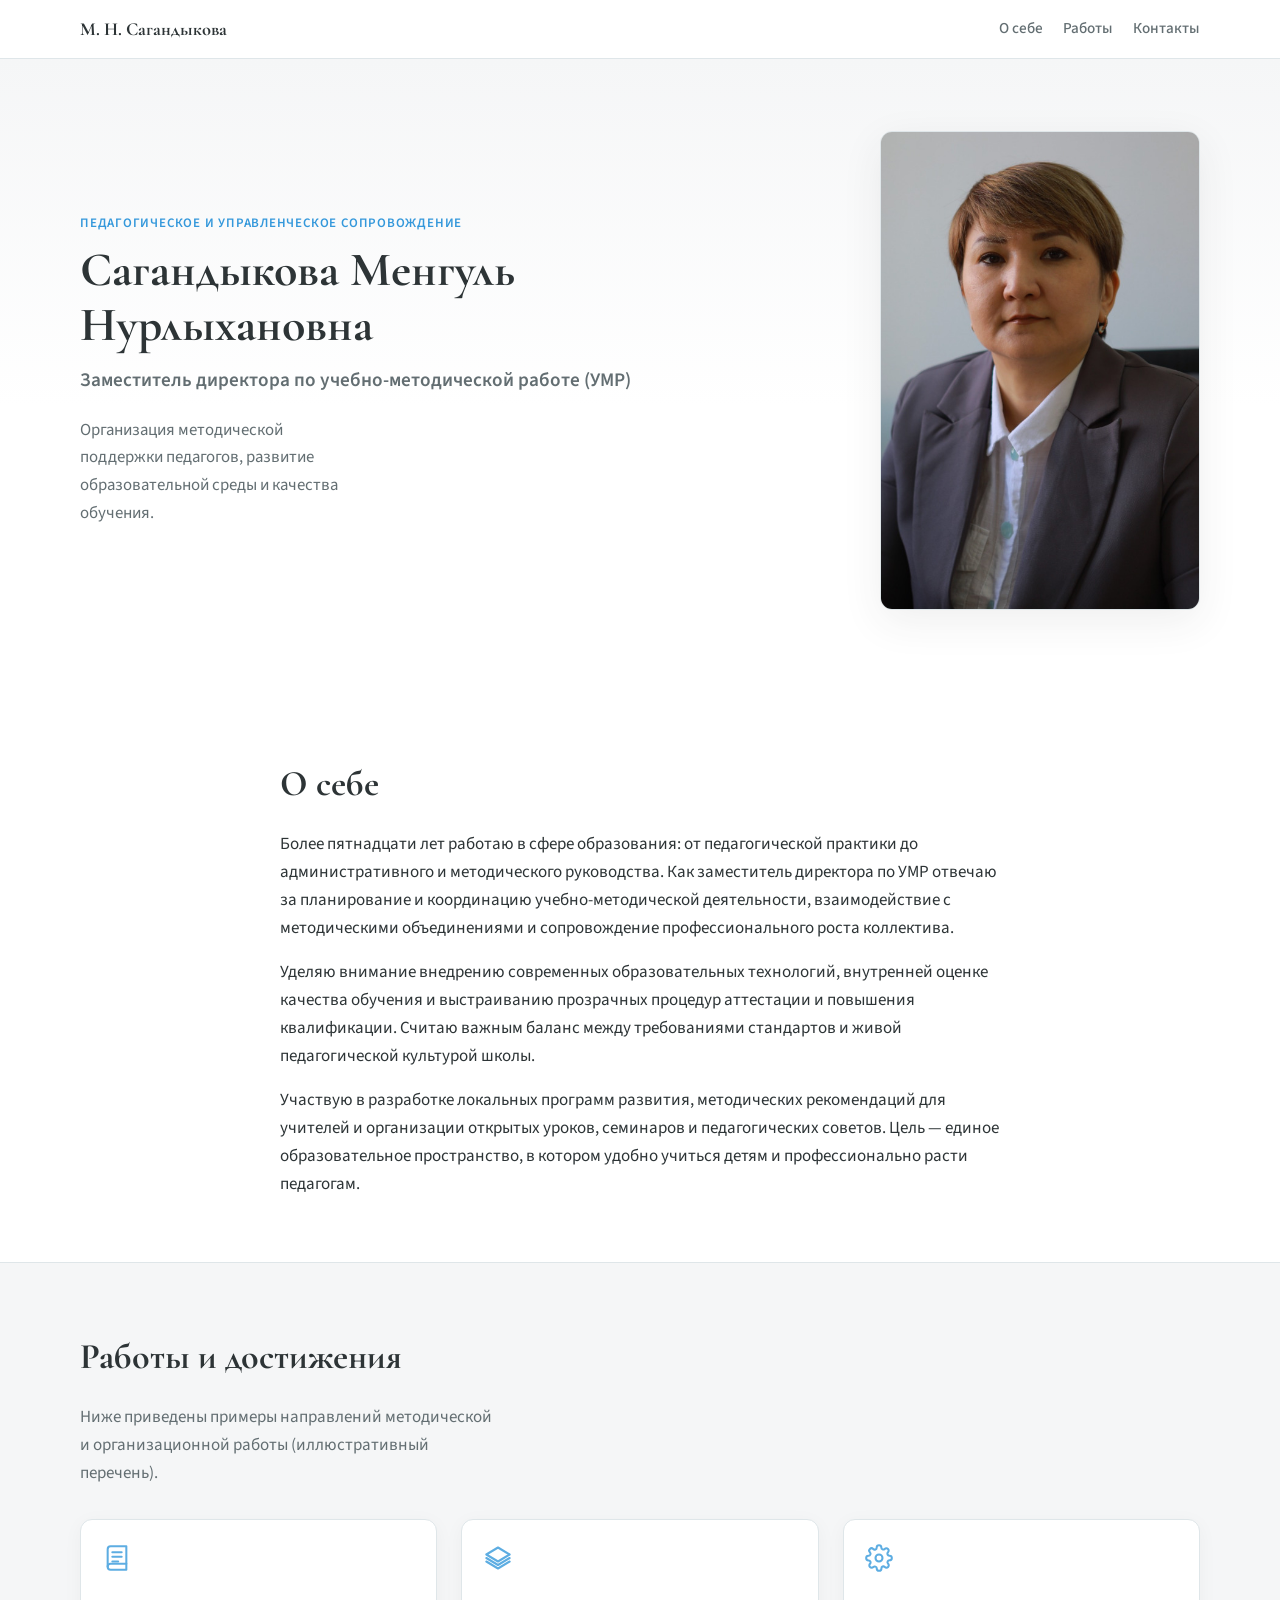
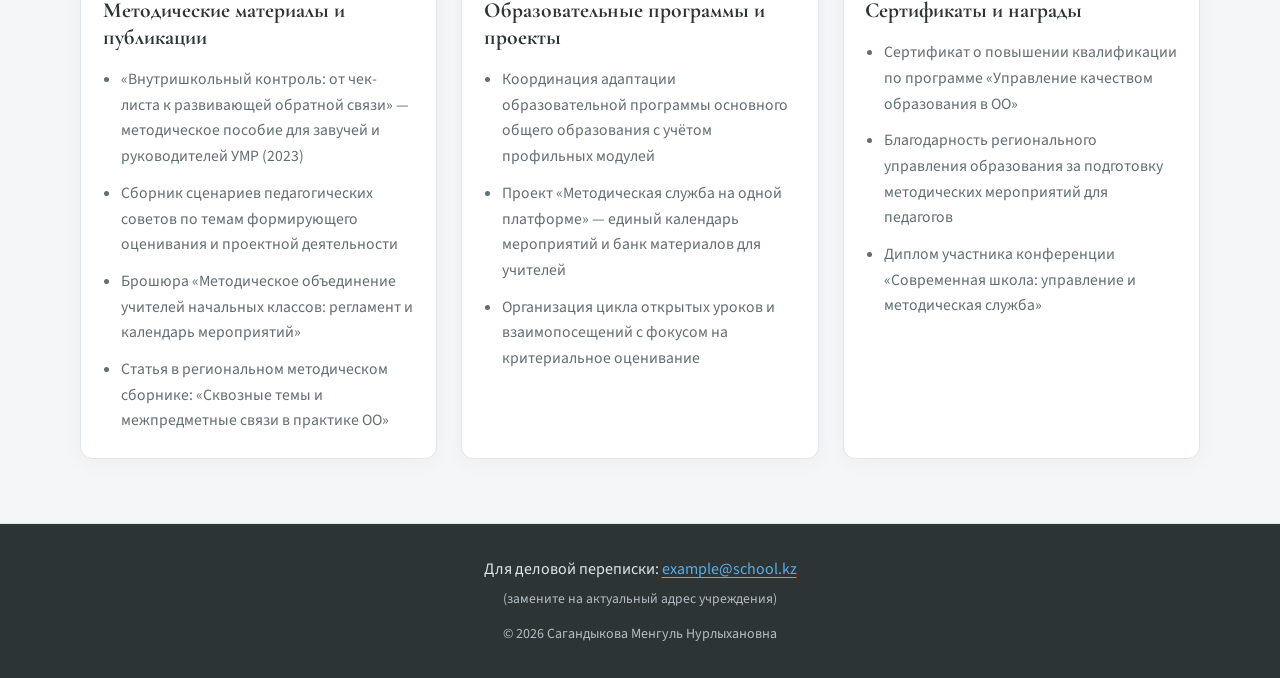
<file: index.html>
<!DOCTYPE html>
<html lang="ru">
<head>
  <meta charset="UTF-8">
  <meta name="viewport" content="width=device-width, initial-scale=1.0">
  <meta name="description" content="Сагандыкова Менгуль Нурлыхановна — заместитель директора по учебно-методической работе.">
  <title>Сагандыкова М. Н. — Заместитель директора по УМР</title>
  <link rel="preconnect" href="https://fonts.googleapis.com">
  <link rel="preconnect" href="https://fonts.gstatic.com" crossorigin>
  <link href="https://fonts.googleapis.com/css2?family=Cormorant+Garamond:ital,wght@0,600;0,700;1,500&family=Source+Sans+3:wght@400;500;600&display=swap" rel="stylesheet">
  <link rel="stylesheet" href="styles.css">
</head>
<body>
  <header class="site-header">
    <div class="container header-inner">
      <a class="logo" href="#top">М. Н. Сагандыкова</a>
      <nav class="nav" aria-label="Навигация по странице">
        <a href="#about">О себе</a>
        <a href="#works">Работы</a>
        <a href="#contact">Контакты</a>
      </nav>
    </div>
  </header>

  <main id="top">
    <section class="hero">
      <div class="container hero-grid">
        <div class="hero-text">
          <p class="hero-label">Педагогическое и управленческое сопровождение</p>
          <h1 class="hero-name">Сагандыкова Менгуль Нурлыхановна</h1>
          <p class="hero-role">Заместитель директора по учебно-методической работе (УМР)</p>
          <p class="hero-lead">Организация методической поддержки педагогов, развитие образовательной среды и качества обучения.</p>
        </div>
        <div class="hero-visual">
          <figure class="portrait-frame">
            <img src="portrait.png" width="683" height="1026" alt="Портрет..." class="portrait-img">          
          </figure>
        </div>
      </div>
    </section>

    <section id="about" class="section about">
      <div class="container narrow">
        <h2 class="section-title">О себе</h2>
        <div class="prose">
          <p>Более пятнадцати лет работаю в сфере образования: от педагогической практики до административного и методического руководства. Как заместитель директора по УМР отвечаю за планирование и координацию учебно-методической деятельности, взаимодействие с методическими объединениями и сопровождение профессионального роста коллектива.</p>
          <p>Уделяю внимание внедрению современных образовательных технологий, внутренней оценке качества обучения и выстраиванию прозрачных процедур аттестации и повышения квалификации. Считаю важным баланс между требованиями стандартов и живой педагогической культурой школы.</p>
          <p>Участвую в разработке локальных программ развития, методических рекомендаций для учителей и организации открытых уроков, семинаров и педагогических советов. Цель — единое образовательное пространство, в котором удобно учиться детям и профессионально расти педагогам.</p>
        </div>
      </div>
    </section>

    <section id="works" class="section works">
      <div class="container">
        <h2 class="section-title">Работы и достижения</h2>
        <p class="section-intro">Ниже приведены примеры направлений методической и организационной работы (иллюстративный перечень).</p>

        <div class="works-grid">
          <article class="work-card">
            <div class="work-card-icon" aria-hidden="true">
              <svg width="28" height="28" viewBox="0 0 24 24" fill="none" xmlns="http://www.w3.org/2000/svg"><path d="M4 19.5A2.5 2.5 0 0 1 6.5 17H20" stroke="currentColor" stroke-width="1.75" stroke-linecap="round" stroke-linejoin="round"/><path d="M6.5 2H20v20H6.5A2.5 2.5 0 0 1 4 19.5v-15A2.5 2.5 0 0 1 6.5 2z" stroke="currentColor" stroke-width="1.75" stroke-linecap="round" stroke-linejoin="round"/><path d="M8 7h8M8 11h8M8 15h5" stroke="currentColor" stroke-width="1.75" stroke-linecap="round"/></svg>
            </div>
            <h3 class="work-card-title">Методические материалы и публикации</h3>
            <ul class="work-list">
              <li>«Внутришкольный контроль: от чек-листа к развивающей обратной связи» — методическое пособие для завучей и руководителей УМР (2023)</li>
              <li>Сборник сценариев педагогических советов по темам формирующего оценивания и проектной деятельности</li>
              <li>Брошюра «Методическое объединение учителей начальных классов: регламент и календарь мероприятий»</li>
              <li>Статья в региональном методическом сборнике: «Сквозные темы и межпредметные связи в практике ОО»</li>
            </ul>
          </article>

          <article class="work-card">
            <div class="work-card-icon" aria-hidden="true">
              <svg width="28" height="28" viewBox="0 0 24 24" fill="none" xmlns="http://www.w3.org/2000/svg"><path d="M12 3L2 9l10 6 10-6-10-6z" stroke="currentColor" stroke-width="1.75" stroke-linejoin="round"/><path d="M2 15l10 6 10-6" stroke="currentColor" stroke-width="1.75" stroke-linecap="round" stroke-linejoin="round"/><path d="M2 12l10 6 10-6" stroke="currentColor" stroke-width="1.75" stroke-linecap="round" stroke-linejoin="round"/></svg>
            </div>
            <h3 class="work-card-title">Образовательные программы и проекты</h3>
            <ul class="work-list">
              <li>Координация адаптации образовательной программы основного общего образования с учётом профильных модулей</li>
              <li>Проект «Методическая служба на одной платформе» — единый календарь мероприятий и банк материалов для учителей</li>
              <li>Организация цикла открытых уроков и взаимопосещений с фокусом на критериальное оценивание</li>
            </ul>
          </article>

          <article class="work-card">
            <div class="work-card-icon" aria-hidden="true">
              <svg width="28" height="28" viewBox="0 0 24 24" fill="none" xmlns="http://www.w3.org/2000/svg"><path d="M12 15a3 3 0 1 0 0-6 3 3 0 0 0 0 6z" stroke="currentColor" stroke-width="1.75"/><path d="M19.4 15a1.65 1.65 0 0 0 .33 1.82l.06.06a2 2 0 0 1 0 2.83 2 2 0 0 1-2.83 0l-.06-.06a1.65 1.65 0 0 0-1.82-.33 1.65 1.65 0 0 0-1 1.51V21a2 2 0 0 1-4 0v-.09A1.65 1.65 0 0 0 9 19.4a1.65 1.65 0 0 0-1.82.33l-.06.06a2 2 0 1 1-2.83-2.83l.06-.06a1.65 1.65 0 0 0 .33-1.82 1.65 1.65 0 0 0-1.51-1H3a2 2 0 0 1 0-4h.09A1.65 1.65 0 0 0 4.6 9a1.65 1.65 0 0 0-.33-1.82l-.06-.06a2 2 0 1 1 2.83-2.83l.06.06a1.65 1.65 0 0 0 1.82.33H9a1.65 1.65 0 0 0 1-1.51V3a2 2 0 0 1 4 0v.09a1.65 1.65 0 0 0 1 1.51 1.65 1.65 0 0 0 1.82-.33l.06-.06a2 2 0 1 1 2.83 2.83l-.06.06a1.65 1.65 0 0 0-.33 1.82V9c.26.604.852.997 1.51 1H21a2 2 0 0 1 0 4h-.09a1.65 1.65 0 0 0-1.51 1z" stroke="currentColor" stroke-width="1.75" stroke-linecap="round" stroke-linejoin="round"/></svg>
            </div>
            <h3 class="work-card-title">Сертификаты и награды</h3>
            <ul class="work-list">
              <li>Сертификат о повышении квалификации по программе «Управление качеством образования в ОО»</li>
              <li>Благодарность регионального управления образования за подготовку методических мероприятий для педагогов</li>
              <li>Диплом участника конференции «Современная школа: управление и методическая служба»</li>
            </ul>
          </article>
        </div>
      </div>
    </section>
  </main>

  <footer id="contact" class="site-footer">
    <div class="container footer-inner">
      <p class="footer-contact">Для деловой переписки: <a href="mailto:example@school.kz">example@school.kz</a> <span class="footer-note">(замените на актуальный адрес учреждения)</span></p>
      <p class="footer-copy">&copy; 2026 Сагандыкова Менгуль Нурлыхановна</p>
    </div>
  </footer>
</body>
</html>
</file>
<file: styles.css>
/* Палитра: уголь, белый, светло-серый фон, акцент небесно-голубой */
:root {
  --color-text: #2d3436;
  --color-text-muted: #636e72;
  --color-bg: #ffffff;
  --color-bg-subtle: #f5f6f7;
  --color-border: #dfe6e9;
  --color-accent: #5dade2;
  --color-accent-dark: #3498db;
  --font-serif: "Cormorant Garamond", "Times New Roman", Times, serif;
  --font-sans: "Source Sans 3", system-ui, -apple-system, Segoe UI, sans-serif;
  --radius-portrait: 12px;
  --shadow-soft: 0 12px 40px rgba(45, 52, 54, 0.08);
  --container: min(1120px, 92vw);
  --narrow: min(720px, 92vw);
}

*,
*::before,
*::after {
  box-sizing: border-box;
}

html {
  scroll-behavior: smooth;
}

body {
  margin: 0;
  font-family: var(--font-sans);
  font-size: 1.0625rem;
  line-height: 1.65;
  color: var(--color-text);
  background: var(--color-bg);
}

img {
  max-width: 100%;
  height: auto;
  display: block;
}

a {
  color: var(--color-accent-dark);
  text-decoration-thickness: 1px;
  text-underline-offset: 0.2em;
}

a:hover {
  color: var(--color-accent);
}

.container {
  width: var(--container);
  margin-inline: auto;
}

.narrow {
  width: var(--narrow);
  margin-inline: auto;
}

/* Header */
.site-header {
  position: sticky;
  top: 0;
  z-index: 10;
  background: rgba(255, 255, 255, 0.92);
  backdrop-filter: blur(8px);
  border-bottom: 1px solid var(--color-border);
}

.header-inner {
  display: flex;
  align-items: center;
  justify-content: space-between;
  gap: 1rem;
  padding: 0.85rem 0;
}

.logo {
  font-family: var(--font-serif);
  font-weight: 700;
  font-size: 1.15rem;
  color: var(--color-text);
  text-decoration: none;
}

.logo:hover {
  color: var(--color-accent-dark);
}

.nav {
  display: flex;
  flex-wrap: wrap;
  gap: 1.25rem;
}

.nav a {
  font-weight: 500;
  font-size: 0.95rem;
  color: var(--color-text-muted);
  text-decoration: none;
}

.nav a:hover {
  color: var(--color-accent-dark);
}

/* Hero */
.hero {
  padding: clamp(2.5rem, 6vw, 4.5rem) 0 clamp(3rem, 7vw, 5rem);
  background: linear-gradient(180deg, var(--color-bg-subtle) 0%, var(--color-bg) 55%);
}

.hero-grid {
  display: grid;
  grid-template-columns: 1fr min(340px, 38vw);
  gap: clamp(2rem, 5vw, 3.5rem);
  align-items: center;
}

.hero-label {
  margin: 0 0 0.5rem;
  font-size: 0.8125rem;
  font-weight: 600;
  letter-spacing: 0.06em;
  text-transform: uppercase;
  color: var(--color-accent-dark);
}

.hero-name {
  margin: 0 0 0.75rem;
  font-family: var(--font-serif);
  font-weight: 700;
  font-size: clamp(2rem, 4.5vw, 3rem);
  line-height: 1.15;
  color: var(--color-text);
}

.hero-role {
  margin: 0 0 1.25rem;
  font-size: 1.2rem;
  font-weight: 600;
  color: var(--color-text-muted);
}

.hero-lead {
  margin: 0;
  max-width: 36ch;
  color: var(--color-text-muted);
  font-size: 1.05rem;
}

.hero-visual {
  justify-self: end;
}

.portrait-frame {
  margin: 0;
  padding: 0;
  border-radius: var(--radius-portrait);
  overflow: hidden;
  box-shadow: var(--shadow-soft);
  border: 1px solid var(--color-border);
  background: var(--color-bg-subtle);
  max-width: 320px;
}

.portrait-img {
  width: 100%;
  height: auto;
  object-fit: cover;
  aspect-ratio: 683 / 1026;
}

/* Sections */
.section {
  padding: clamp(2.75rem, 6vw, 4rem) 0;
}

.about {
  background: var(--color-bg);
}

.works {
  background: var(--color-bg-subtle);
  border-top: 1px solid var(--color-border);
}

.section-title {
  margin: 0 0 1rem;
  font-family: var(--font-serif);
  font-weight: 700;
  font-size: clamp(1.75rem, 3vw, 2.25rem);
  color: var(--color-text);
}

.section-intro {
  margin: 0 0 2rem;
  color: var(--color-text-muted);
  max-width: 52ch;
}

.prose p {
  margin: 0 0 1rem;
  color: var(--color-text);
}

.prose p:last-child {
  margin-bottom: 0;
}

/* Work cards */
.works-grid {
  display: grid;
  grid-template-columns: repeat(3, 1fr);
  gap: 1.5rem;
}

.work-card {
  background: var(--color-bg);
  border: 1px solid var(--color-border);
  border-radius: 12px;
  padding: 1.5rem 1.35rem;
  box-shadow: 0 4px 20px rgba(45, 52, 54, 0.04);
}

.work-card-icon {
  color: var(--color-accent);
  margin-bottom: 1rem;
}

.work-card-title {
  margin: 0 0 1rem;
  font-family: var(--font-serif);
  font-weight: 700;
  font-size: 1.35rem;
  line-height: 1.25;
  color: var(--color-text);
}

.work-list {
  margin: 0;
  padding-left: 1.15rem;
  color: var(--color-text-muted);
  font-size: 0.98rem;
}

.work-list li {
  margin-bottom: 0.65rem;
}

.work-list li:last-child {
  margin-bottom: 0;
}

/* Footer */
.site-footer {
  border-top: 1px solid var(--color-border);
  background: var(--color-text);
  color: #dfe6e9;
  padding: 2rem 0;
}

.footer-inner {
  text-align: center;
}

.footer-contact {
  margin: 0 0 0.75rem;
  font-size: 1rem;
}

.site-footer a {
  color: var(--color-accent);
}

.site-footer a:hover {
  color: #85c1e9;
}

.footer-note {
  display: block;
  margin-top: 0.35rem;
  font-size: 0.85rem;
  color: #b2bec3;
}

.footer-copy {
  margin: 0;
  font-size: 0.875rem;
  color: #b2bec3;
}

/* Responsive */
@media (max-width: 900px) {
  .works-grid {
    grid-template-columns: 1fr;
  }

  .hero-grid {
    grid-template-columns: 1fr;
    text-align: center;
  }

  .hero-text {
    order: 1;
  }

  .hero-visual {
    order: 0;
    justify-self: center;
  }

  .hero-lead {
    max-width: none;
    margin-inline: auto;
  }

  .portrait-frame {
    max-width: 280px;
  }
}

@media (max-width: 520px) {
  .header-inner {
    flex-direction: column;
    align-items: flex-start;
  }

  .nav {
    gap: 0.75rem 1rem;
  }
}
</file>
